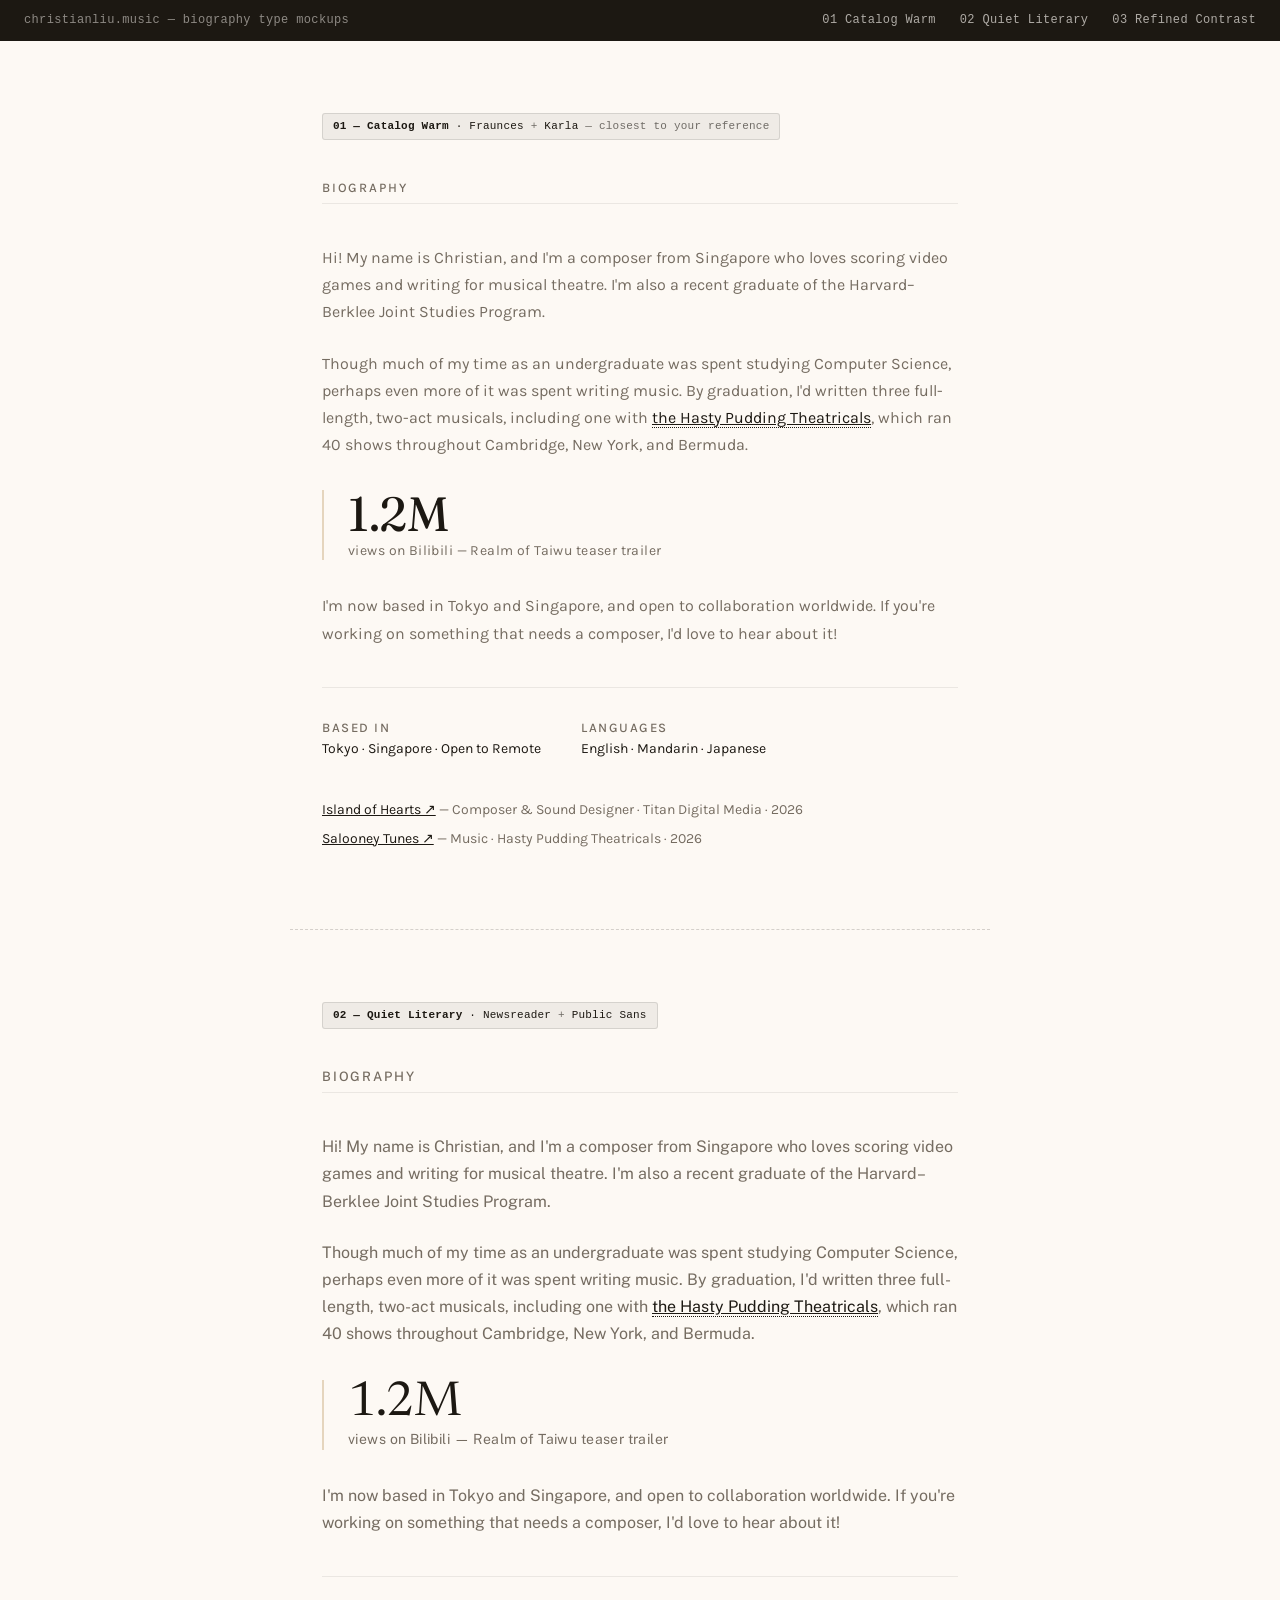
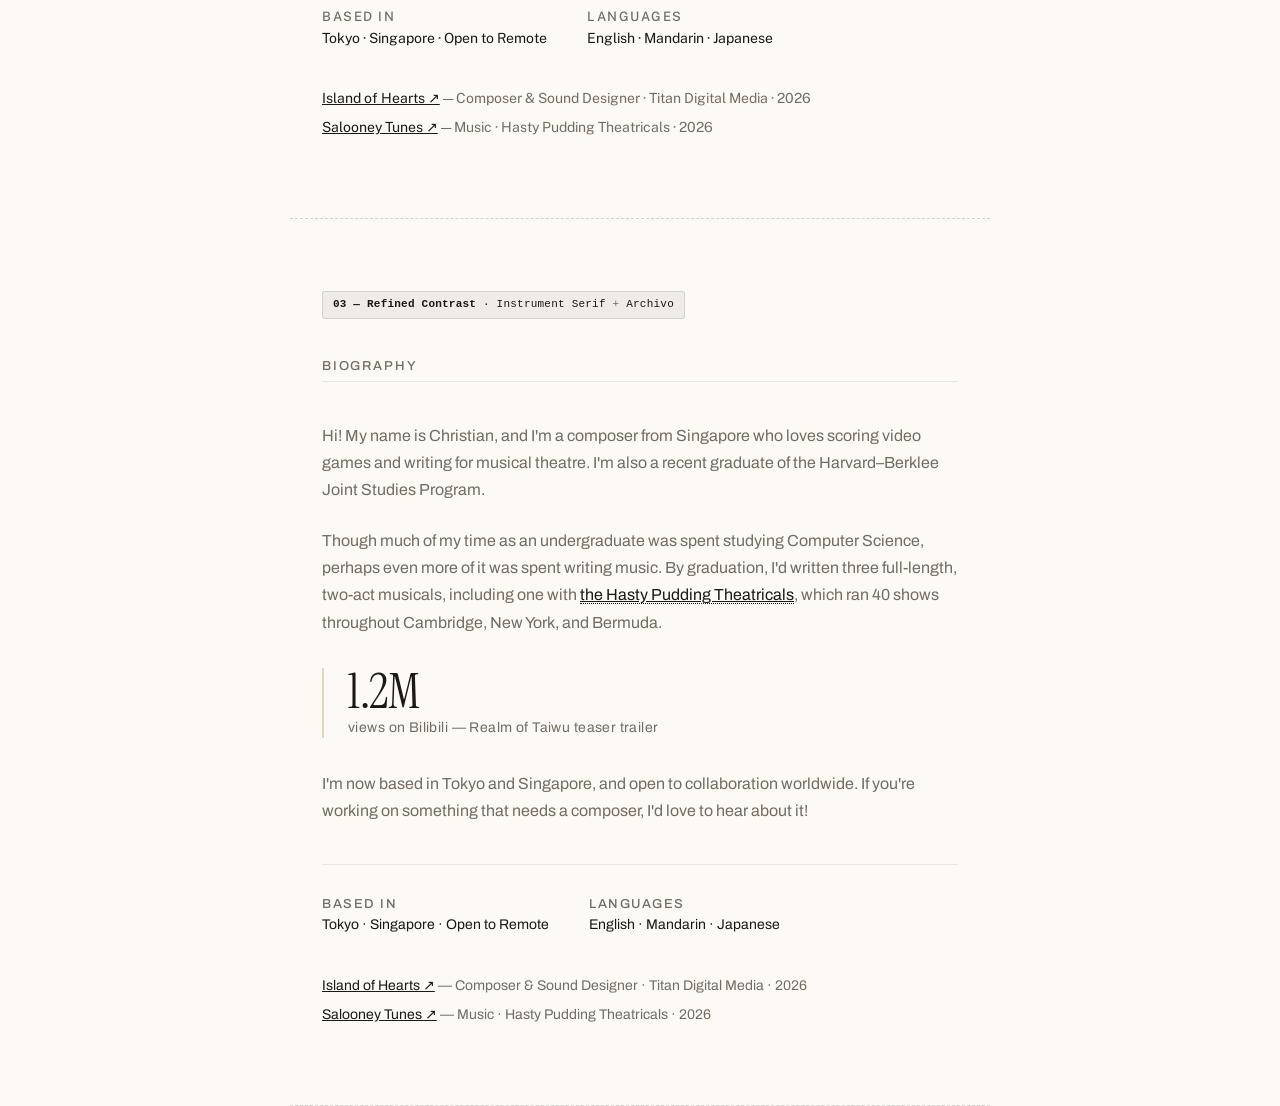
<file: font-mockups/biography-fonts.html>
<!DOCTYPE html>
<html lang="en">
<head>
<meta charset="UTF-8" />
<meta name="viewport" content="width=device-width, initial-scale=1.0" />
<title>Biography font pairings — mockup</title>
<link rel="preconnect" href="https://fonts.googleapis.com" />
<link rel="preconnect" href="https://fonts.gstatic.com" crossorigin />
<link href="https://fonts.googleapis.com/css2?family=Fraunces:opsz,wght@9..144,300;9..144,400;9..144,500;9..144,600&family=Karla:wght@400;500;600&family=Newsreader:ital,opsz,wght@0,6..72,400;0,6..72,500;0,6..72,600;1,6..72,400&family=Public+Sans:wght@400;500;600&family=Instrument+Serif:ital@0;1&family=Archivo:wght@400;500;600;700&display=swap" rel="stylesheet" />
<style>
  :root {
    --color-ground:  #FDF9F4;
    --color-ink:     #1C1812;
    --color-gold:    #C8A97A;
    --color-muted:   #756C61;
    --color-play:    #E8522A;
  }
  * { box-sizing: border-box; margin: 0; padding: 0; }
  html { -webkit-font-smoothing: antialiased; text-rendering: optimizeLegibility; }
  body { background: var(--color-ground); color: var(--color-ink); }

  /* ── Meta chrome — NOT part of the design, just orientation for review ── */
  .mock-index {
    position: sticky; top: 0; z-index: 50;
    display: flex; align-items: center; gap: 1.5rem;
    padding: 0.9rem 1.5rem;
    background: #1C1812; color: #FDF9F4;
    font: 500 12px/1 ui-monospace, 'SF Mono', Menlo, monospace;
    letter-spacing: 0.03em;
  }
  .mock-index a { color: #FDF9F4; opacity: 0.65; text-decoration: none; }
  .mock-index a:hover { opacity: 1; }
  .mock-index span.brand { opacity: 0.5; margin-right: auto; }

  .mock-tag {
    display: inline-block;
    font: 500 11px/1.4 ui-monospace, 'SF Mono', Menlo, monospace;
    letter-spacing: 0.02em;
    color: var(--color-ink);
    background: rgba(28,24,18,0.06);
    border: 1px solid rgba(28,24,18,0.12);
    padding: 0.45em 0.9em;
    border-radius: 3px;
    margin-bottom: 2.5rem;
  }
  .mock-tag b { font-weight: 600; }
  .mock-tag em { font-style: normal; opacity: 0.6; }

  .pairing {
    padding: 4.5rem 2rem 5rem;
    max-width: 700px;
    margin: 0 auto;
    border-bottom: 1px dashed rgba(28,24,18,0.18);
  }

  /* ── Real bio type classes, verbatim from style.css ─────────────────
     only --font-display / --font-body change between sections          */
  .section-label {
    display: block;
    font-family: var(--font-body);
    font-size: 0.8125rem;
    font-weight: 500;
    color: var(--color-muted);
    letter-spacing: 0.14em;
    text-transform: uppercase;
    padding-bottom: 0.5rem;
    border-bottom: 1px solid rgba(28, 24, 18, 0.08);
  }
  .bio-text-col { display: flex; flex-direction: column; gap: 1.5rem; margin-top: 2.5rem; }
  .bio-body {
    font-family: var(--font-body);
    font-size: 1rem;
    color: var(--color-muted);
    line-height: 1.70;
  }
  .bio-body a { color: var(--color-ink); border-bottom: 1px dotted currentColor; }
  .bio-milestone {
    margin: 0.5rem 0;
    padding-left: 1.5rem;
    border-left: 2px solid rgba(200, 169, 122, 0.45);
    display: flex; flex-direction: column; gap: 0.15em;
  }
  .bio-milestone__number {
    font-family: var(--font-display);
    font-size: 3rem;
    font-weight: 400;
    color: var(--color-ink);
    letter-spacing: -0.01em;
    line-height: 1;
  }
  .bio-milestone__label {
    font-family: var(--font-body);
    font-size: 0.875rem;
    color: var(--color-muted);
    letter-spacing: 0.03em;
    line-height: 1.4;
  }
  .bio-facts-row {
    display: flex; gap: 2.5rem;
    margin-top: 2.5rem; padding-top: 2rem;
    border-top: 1px solid rgba(28,24,18,0.08);
  }
  .fact { display: flex; flex-direction: column; gap: 0.25em; }
  .fact-label {
    font-family: var(--font-body);
    font-size: 0.8125rem;
    font-weight: 500;
    color: var(--color-muted);
    letter-spacing: 0.12em;
    text-transform: uppercase;
  }
  .fact-value {
    font-family: var(--font-body);
    font-size: 0.875rem;
    color: var(--color-ink);
    line-height: 1.45;
  }
  .bio-credits__list { list-style: none; margin-top: 2.5rem; display: flex; flex-direction: column; gap: 0.5rem; }
  .bio-credits__list li { font-family: var(--font-body); font-size: 0.875rem; color: var(--color-ink); line-height: 1.5; }
  .bio-credits__list em { font-style: normal; color: var(--color-muted); }
  .bio-credits__list a { color: var(--color-ink); }
  .bio-credits__list a:hover { color: var(--color-play); }

  /* ── Per-pairing font assignments ─────────────────────────────────── */
  #pairing-1 { --font-display: 'Fraunces', Georgia, serif; --font-body: 'Karla', system-ui, sans-serif; }
  #pairing-2 { --font-display: 'Newsreader', Georgia, serif; --font-body: 'Public Sans', system-ui, sans-serif; }
  #pairing-3 { --font-display: 'Instrument Serif', Georgia, serif; --font-body: 'Archivo', system-ui, sans-serif; }
  #pairing-3 .bio-milestone__number { font-weight: 400; } /* Instrument Serif ships one weight */
</style>
</head>
<body>

  <div class="mock-index">
    <span class="brand">christianliu.music — biography type mockups</span>
    <a href="#pairing-1">01 Catalog Warm</a>
    <a href="#pairing-2">02 Quiet Literary</a>
    <a href="#pairing-3">03 Refined Contrast</a>
  </div>

  <section class="pairing" id="pairing-1">
    <div class="mock-tag"><b>01 — Catalog Warm</b> · Fraunces <em>+</em> Karla <em>— closest to your reference</em></div>
    <span class="section-label">Biography</span>
    <div class="bio-text-col">
      <p class="bio-body">Hi! My name is Christian, and I'm a composer from Singapore who loves scoring video games and writing for musical theatre. I'm also a recent graduate of the Harvard–Berklee Joint Studies Program.</p>
      <p class="bio-body">Though much of my time as an undergraduate was spent studying Computer Science, perhaps even more of it was spent writing music. By graduation, I'd written three full-length, two-act musicals, including one with <a href="#">the Hasty Pudding Theatricals</a>, which ran 40 shows throughout Cambridge, New York, and Bermuda.</p>
      <div class="bio-milestone">
        <span class="bio-milestone__number">1.2M</span>
        <span class="bio-milestone__label">views on Bilibili — Realm of Taiwu teaser trailer</span>
      </div>
      <p class="bio-body">I'm now based in Tokyo and Singapore, and open to collaboration worldwide. If you're working on something that needs a composer, I'd love to hear about it!</p>
    </div>
    <dl class="bio-facts-row">
      <div class="fact"><dt class="fact-label">Based in</dt><dd class="fact-value">Tokyo · Singapore · Open to Remote</dd></div>
      <div class="fact"><dt class="fact-label">Languages</dt><dd class="fact-value">English · Mandarin · Japanese</dd></div>
    </dl>
    <ul class="bio-credits__list">
      <li><a href="#">Island of Hearts ↗</a> <em>— Composer &amp; Sound Designer · Titan Digital Media · 2026</em></li>
      <li><a href="#">Salooney Tunes ↗</a> <em>— Music · Hasty Pudding Theatricals · 2026</em></li>
    </ul>
  </section>

  <section class="pairing" id="pairing-2">
    <div class="mock-tag"><b>02 — Quiet Literary</b> · Newsreader <em>+</em> Public Sans</div>
    <span class="section-label">Biography</span>
    <div class="bio-text-col">
      <p class="bio-body">Hi! My name is Christian, and I'm a composer from Singapore who loves scoring video games and writing for musical theatre. I'm also a recent graduate of the Harvard–Berklee Joint Studies Program.</p>
      <p class="bio-body">Though much of my time as an undergraduate was spent studying Computer Science, perhaps even more of it was spent writing music. By graduation, I'd written three full-length, two-act musicals, including one with <a href="#">the Hasty Pudding Theatricals</a>, which ran 40 shows throughout Cambridge, New York, and Bermuda.</p>
      <div class="bio-milestone">
        <span class="bio-milestone__number">1.2M</span>
        <span class="bio-milestone__label">views on Bilibili — Realm of Taiwu teaser trailer</span>
      </div>
      <p class="bio-body">I'm now based in Tokyo and Singapore, and open to collaboration worldwide. If you're working on something that needs a composer, I'd love to hear about it!</p>
    </div>
    <dl class="bio-facts-row">
      <div class="fact"><dt class="fact-label">Based in</dt><dd class="fact-value">Tokyo · Singapore · Open to Remote</dd></div>
      <div class="fact"><dt class="fact-label">Languages</dt><dd class="fact-value">English · Mandarin · Japanese</dd></div>
    </dl>
    <ul class="bio-credits__list">
      <li><a href="#">Island of Hearts ↗</a> <em>— Composer &amp; Sound Designer · Titan Digital Media · 2026</em></li>
      <li><a href="#">Salooney Tunes ↗</a> <em>— Music · Hasty Pudding Theatricals · 2026</em></li>
    </ul>
  </section>

  <section class="pairing" id="pairing-3">
    <div class="mock-tag"><b>03 — Refined Contrast</b> · Instrument Serif <em>+</em> Archivo</div>
    <span class="section-label">Biography</span>
    <div class="bio-text-col">
      <p class="bio-body">Hi! My name is Christian, and I'm a composer from Singapore who loves scoring video games and writing for musical theatre. I'm also a recent graduate of the Harvard–Berklee Joint Studies Program.</p>
      <p class="bio-body">Though much of my time as an undergraduate was spent studying Computer Science, perhaps even more of it was spent writing music. By graduation, I'd written three full-length, two-act musicals, including one with <a href="#">the Hasty Pudding Theatricals</a>, which ran 40 shows throughout Cambridge, New York, and Bermuda.</p>
      <div class="bio-milestone">
        <span class="bio-milestone__number">1.2M</span>
        <span class="bio-milestone__label">views on Bilibili — Realm of Taiwu teaser trailer</span>
      </div>
      <p class="bio-body">I'm now based in Tokyo and Singapore, and open to collaboration worldwide. If you're working on something that needs a composer, I'd love to hear about it!</p>
    </div>
    <dl class="bio-facts-row">
      <div class="fact"><dt class="fact-label">Based in</dt><dd class="fact-value">Tokyo · Singapore · Open to Remote</dd></div>
      <div class="fact"><dt class="fact-label">Languages</dt><dd class="fact-value">English · Mandarin · Japanese</dd></div>
    </dl>
    <ul class="bio-credits__list">
      <li><a href="#">Island of Hearts ↗</a> <em>— Composer &amp; Sound Designer · Titan Digital Media · 2026</em></li>
      <li><a href="#">Salooney Tunes ↗</a> <em>— Music · Hasty Pudding Theatricals · 2026</em></li>
    </ul>
  </section>

</body>
</html>
</file>
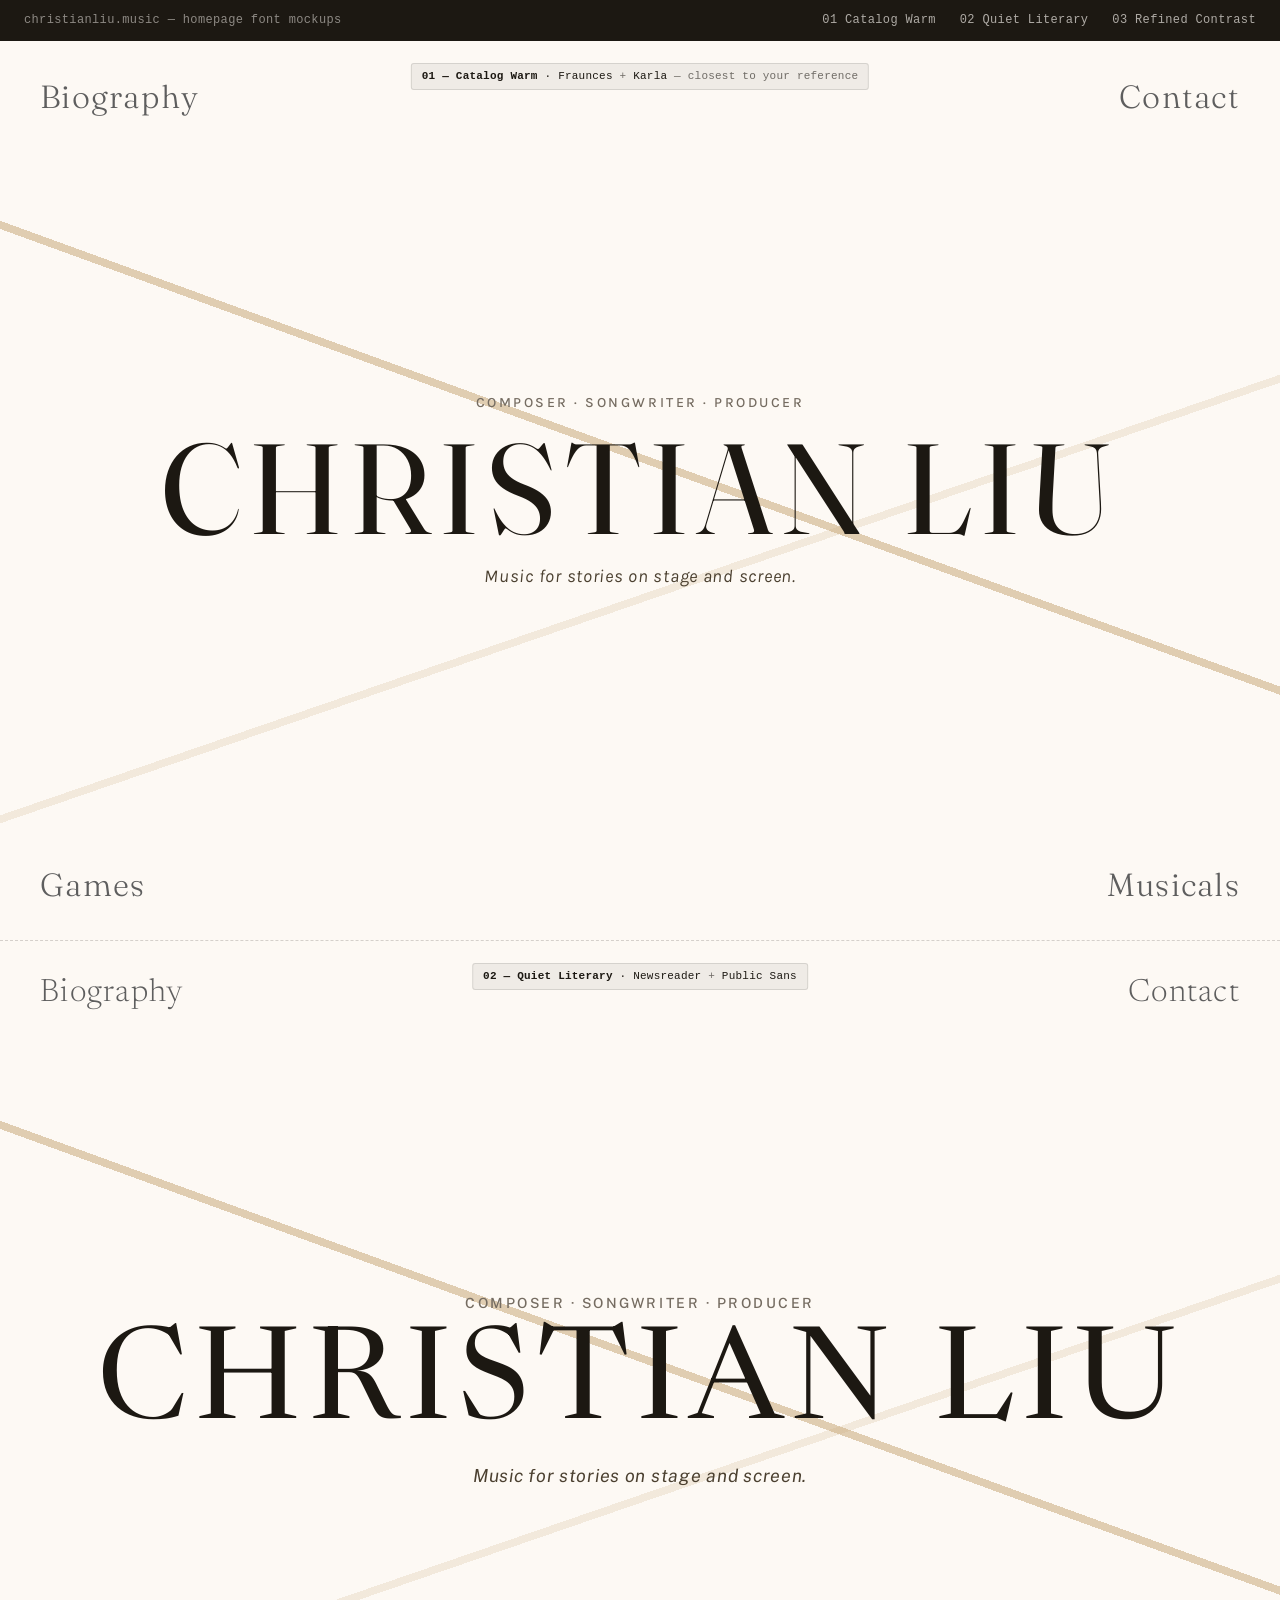
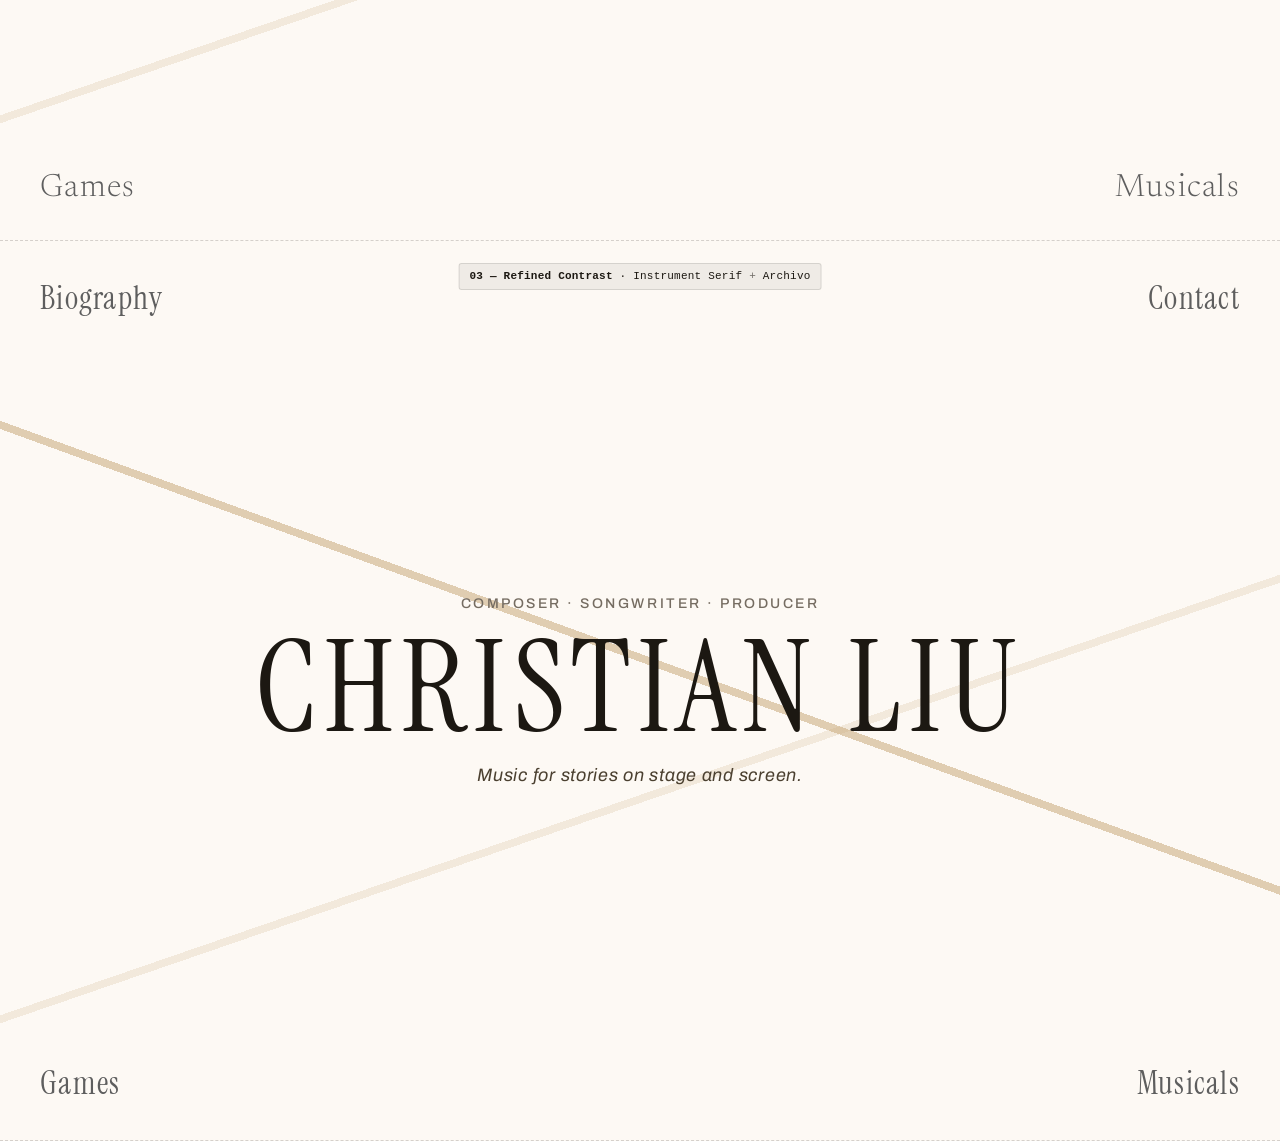
<file: font-mockups/homepage-fonts.html>
<!DOCTYPE html>
<html lang="en">
<head>
<meta charset="UTF-8" />
<meta name="viewport" content="width=device-width, initial-scale=1.0" />
<title>Homepage font pairings — mockup</title>
<link rel="preconnect" href="https://fonts.googleapis.com" />
<link rel="preconnect" href="https://fonts.gstatic.com" crossorigin />
<link href="https://fonts.googleapis.com/css2?family=Fraunces:opsz,wght@9..144,300;9..144,400;9..144,500&family=Karla:wght@400;500;600&family=Newsreader:ital,opsz,wght@0,6..72,400;0,6..72,500;1,6..72,400&family=Public+Sans:wght@400;500;600&family=Instrument+Serif:ital@0;1&family=Archivo:wght@400;500;600&display=swap" rel="stylesheet" />
<style>
  :root {
    --color-ground:     #FDF9F4;
    --color-ink:        #1C1812;
    --color-gold:       #C8A97A;
    --color-tagline:    #4B4030;
    --color-muted:      #756C61;
    --color-mid:        #5E5E5E;
    --color-play:       #E8522A;
    --color-line:       rgba(200, 169, 122, 0.55);
    --color-line-faint: rgba(200, 169, 122, 0.20);
    --text-hero: clamp(3.4rem, 10vw, 8rem);
  }
  * { box-sizing: border-box; margin: 0; padding: 0; }
  html { -webkit-font-smoothing: antialiased; text-rendering: optimizeLegibility; }
  body { background: var(--color-ground); color: var(--color-ink); }

  /* ── Meta chrome — NOT part of the design, just orientation for review ── */
  .mock-index {
    position: sticky; top: 0; z-index: 50;
    display: flex; align-items: center; gap: 1.5rem;
    padding: 0.9rem 1.5rem;
    background: #1C1812; color: #FDF9F4;
    font: 500 12px/1 ui-monospace, 'SF Mono', Menlo, monospace;
    letter-spacing: 0.03em;
  }
  .mock-index a { color: #FDF9F4; opacity: 0.65; text-decoration: none; }
  .mock-index a:hover { opacity: 1; }
  .mock-index span.brand { opacity: 0.5; margin-right: auto; }

  .mock-tag {
    position: absolute; top: 22px; left: 50%; transform: translateX(-50%);
    z-index: 20;
    font: 500 11px/1.4 ui-monospace, 'SF Mono', Menlo, monospace;
    letter-spacing: 0.02em;
    color: var(--color-ink);
    background: rgba(28,24,18,0.06);
    border: 1px solid rgba(28,24,18,0.12);
    padding: 0.45em 0.9em;
    border-radius: 3px;
    text-align: center;
    white-space: nowrap;
  }
  .mock-tag b { font-weight: 600; }
  .mock-tag em { font-style: normal; opacity: 0.6; }

  /* ── Recreated homepage hero (static / resting state) ─────────────── */
  .pairing {
    position: relative;
    min-height: 100svh;
    overflow: hidden;
    border-bottom: 1px dashed rgba(28,24,18,0.18);
  }
  .pairing::before {
    /* stand-in for the two crossing diagonal lines — resting position, non-interactive */
    content: '';
    position: absolute; inset: 0; z-index: 1; pointer-events: none;
    background:
      linear-gradient(200deg, transparent 47.3%, var(--color-line) 47.3%, var(--color-line) 47.9%, transparent 47.9%),
      linear-gradient(161deg, transparent 57.8%, var(--color-line-faint) 57.8%, var(--color-line-faint) 58.4%, transparent 58.4%);
  }

  .corner-label {
    position: absolute; z-index: 3;
    font-family: var(--font-display);
    font-size: 2rem;
    font-weight: 300;
    color: var(--color-mid);
    letter-spacing: 0.04em;
  }
  .corner-tl { top: 36px; left: 40px; }
  .corner-tr { top: 36px; right: 40px; }
  .corner-bl { bottom: 36px; left: 40px; }
  .corner-br { bottom: 36px; right: 40px; }

  .home-center {
    position: absolute; top: 50%; left: 50%;
    transform: translate(-50%, -50%);
    text-align: center; z-index: 2; white-space: nowrap;
  }
  .home-roles {
    font-family: var(--font-body);
    font-size: 0.875rem;
    color: var(--color-muted);
    letter-spacing: 0.18em;
    text-transform: uppercase;
    margin-bottom: 0.8rem;
    font-weight: 500;
  }
  .home-name {
    font-family: var(--font-display);
    font-size: var(--text-hero);
    font-weight: 400;
    color: var(--color-ink);
    letter-spacing: 0.06em;
    text-transform: uppercase;
    line-height: 1;
  }
  .home-sub {
    font-family: var(--font-body);
    font-style: italic;
    font-size: 1.125rem;
    color: var(--color-tagline);
    margin-top: 0.8rem;
    letter-spacing: 0.04em;
  }

  /* ── Per-pairing font assignments ─────────────────────────────────── */
  #pairing-1 { --font-display: 'Fraunces', Georgia, serif; --font-body: 'Karla', system-ui, sans-serif; }
  #pairing-2 { --font-display: 'Newsreader', Georgia, serif; --font-body: 'Public Sans', system-ui, sans-serif; }
  #pairing-3 { --font-display: 'Instrument Serif', Georgia, serif; --font-body: 'Archivo', system-ui, sans-serif; }

  #pairing-1 .home-name { font-optical-sizing: auto; }
  #pairing-2 .home-sub { font-style: italic; }
  #pairing-3 .corner-label, #pairing-3 .home-name { font-weight: 400; } /* Instrument Serif ships one weight */
</style>
</head>
<body>

  <div class="mock-index">
    <span class="brand">christianliu.music — homepage font mockups</span>
    <a href="#pairing-1">01 Catalog Warm</a>
    <a href="#pairing-2">02 Quiet Literary</a>
    <a href="#pairing-3">03 Refined Contrast</a>
  </div>

  <section class="pairing" id="pairing-1">
    <div class="mock-tag"><b>01 — Catalog Warm</b> · Fraunces <em>+</em> Karla <em>— closest to your reference</em></div>
    <div class="corner-label corner-tl">Biography</div>
    <div class="corner-label corner-tr">Contact</div>
    <div class="corner-label corner-bl">Games</div>
    <div class="corner-label corner-br">Musicals</div>
    <div class="home-center">
      <p class="home-roles">composer · songwriter · producer</p>
      <h1 class="home-name">CHRISTIAN LIU</h1>
      <p class="home-sub">Music for stories on stage and screen.</p>
    </div>
  </section>

  <section class="pairing" id="pairing-2">
    <div class="mock-tag"><b>02 — Quiet Literary</b> · Newsreader <em>+</em> Public Sans</div>
    <div class="corner-label corner-tl">Biography</div>
    <div class="corner-label corner-tr">Contact</div>
    <div class="corner-label corner-bl">Games</div>
    <div class="corner-label corner-br">Musicals</div>
    <div class="home-center">
      <p class="home-roles">composer · songwriter · producer</p>
      <h1 class="home-name">CHRISTIAN LIU</h1>
      <p class="home-sub">Music for stories on stage and screen.</p>
    </div>
  </section>

  <section class="pairing" id="pairing-3">
    <div class="mock-tag"><b>03 — Refined Contrast</b> · Instrument Serif <em>+</em> Archivo</div>
    <div class="corner-label corner-tl">Biography</div>
    <div class="corner-label corner-tr">Contact</div>
    <div class="corner-label corner-bl">Games</div>
    <div class="corner-label corner-br">Musicals</div>
    <div class="home-center">
      <p class="home-roles">composer · songwriter · producer</p>
      <h1 class="home-name">CHRISTIAN LIU</h1>
      <p class="home-sub">Music for stories on stage and screen.</p>
    </div>
  </section>

</body>
</html>
</file>
